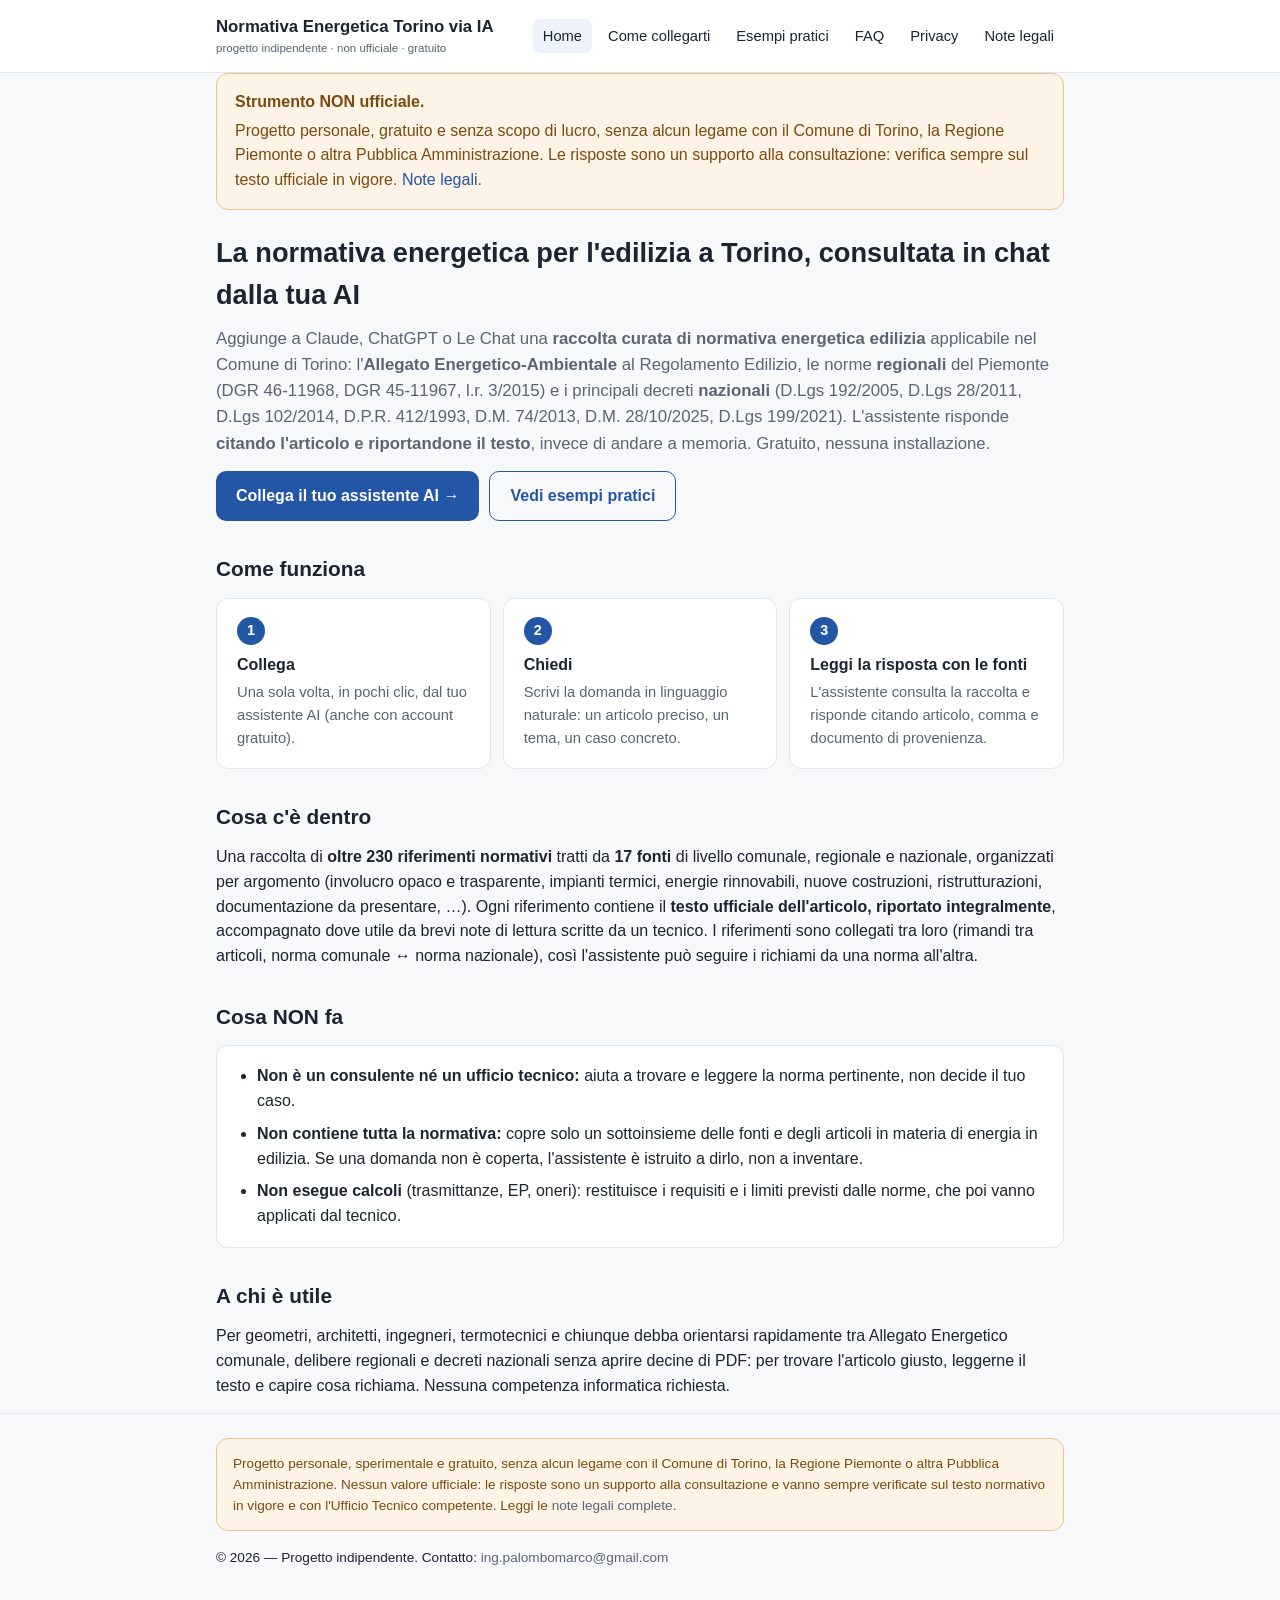
<file: index.html>
<!DOCTYPE html>
<html lang="it">
<head>
<meta charset="UTF-8">
<meta name="viewport" content="width=device-width, initial-scale=1">
<title>Normativa Energetica Torino via IA — consulta le norme in chat (progetto indipendente)</title>
<meta name="description" content="Consulta in chat, con Claude, ChatGPT o Le Chat, la normativa energetica per l'edilizia applicabile a Torino: Allegato Energetico comunale, norme regionali piemontesi e decreti nazionali, con il testo ufficiale citato articolo per articolo. Progetto personale, gratuito, non ufficiale.">
<link rel="icon" href="data:image/svg+xml,%3Csvg xmlns=%27http://www.w3.org/2000/svg%27 viewBox=%270 0 32 32%27%3E%3Crect width=%2732%27 height=%2732%27 rx=%277%27 fill=%27%232456a6%27/%3E%3Ctext x=%2716%27 y=%2723%27 text-anchor=%27middle%27 font-family=%27Georgia,serif%27 font-size=%2720%27 font-weight=%27bold%27 fill=%27white%27%3E%C2%A7%3C/text%3E%3C/svg%3E">
<link rel="stylesheet" href="style.css">
</head>
<body>
<header class="site-header">
  <div class="container">
    <div class="brand">Normativa Energetica Torino via IA
      <small>progetto indipendente &middot; non ufficiale &middot; gratuito</small>
    </div>
    <nav class="site-nav">
      <a href="index.html" class="active">Home</a>
      <a href="come-collegarti.html">Come collegarti</a>
      <a href="esempi.html">Esempi pratici</a>
      <a href="faq.html">FAQ</a>
      <a href="privacy.html">Privacy</a>
      <a href="note-legali.html">Note legali</a>
    </nav>
  </div>
</header>

<main class="container">

  <div class="banner warn">
    <strong>Strumento NON ufficiale.</strong>
    Progetto personale, gratuito e senza scopo di lucro, senza alcun legame con il Comune di
    Torino, la Regione Piemonte o altra Pubblica Amministrazione. Le risposte sono un supporto
    alla consultazione: verifica sempre sul testo ufficiale in vigore.
    <a href="note-legali.html">Note legali</a>.
  </div>

  <h1>La normativa energetica per l'edilizia a Torino, consultata in chat dalla tua AI</h1>
  <p class="lead">
    Aggiunge a Claude, ChatGPT o Le Chat una <strong>raccolta curata di normativa energetica
    edilizia</strong> applicabile nel Comune di Torino: l'<strong>Allegato Energetico-Ambientale</strong>
    al Regolamento Edilizio, le norme <strong>regionali</strong> del Piemonte (DGR 46-11968,
    DGR 45-11967, l.r. 3/2015) e i principali decreti <strong>nazionali</strong> (D.Lgs 192/2005,
    D.Lgs 28/2011, D.Lgs 102/2014, D.P.R. 412/1993, D.M. 74/2013, D.M. 28/10/2025, D.Lgs 199/2021).
    L'assistente risponde <strong>citando l'articolo e riportandone il testo</strong>, invece di
    andare a memoria. Gratuito, nessuna installazione.
  </p>

  <div class="btn-row">
    <a class="btn" href="come-collegarti.html">Collega il tuo assistente AI &rarr;</a>
    <a class="btn secondary" href="esempi.html">Vedi esempi pratici</a>
  </div>

  <h2>Come funziona</h2>
  <div class="overview">
    <div class="card">
      <span class="num">1</span>
      <h3>Collega</h3>
      <p>Una sola volta, in pochi clic, dal tuo assistente AI (anche con account gratuito).</p>
    </div>
    <div class="card">
      <span class="num">2</span>
      <h3>Chiedi</h3>
      <p>Scrivi la domanda in linguaggio naturale: un articolo preciso, un tema, un caso concreto.</p>
    </div>
    <div class="card">
      <span class="num">3</span>
      <h3>Leggi la risposta con le fonti</h3>
      <p>L'assistente consulta la raccolta e risponde citando articolo, comma e documento di provenienza.</p>
    </div>
  </div>

  <h2>Cosa c'è dentro</h2>
  <p>
    Una raccolta di <strong>oltre 230 riferimenti normativi</strong> tratti da
    <strong>17 fonti</strong> di livello comunale, regionale e nazionale, organizzati per
    argomento (involucro opaco e trasparente, impianti termici, energie rinnovabili, nuove
    costruzioni, ristrutturazioni, documentazione da presentare, …). Ogni riferimento contiene
    il <strong>testo ufficiale dell'articolo, riportato integralmente</strong>, accompagnato dove
    utile da brevi note di lettura scritte da un tecnico. I riferimenti sono collegati tra loro
    (rimandi tra articoli, norma comunale &harr; norma nazionale), così l'assistente può seguire i
    richiami da una norma all'altra.
  </p>

  <h2>Cosa NON fa</h2>
  <div class="card">
    <ul class="plain-list">
      <li><strong>Non è un consulente né un ufficio tecnico:</strong> aiuta a trovare e leggere la
        norma pertinente, non decide il tuo caso.</li>
      <li><strong>Non contiene tutta la normativa:</strong> copre solo un sottoinsieme delle fonti
        e degli articoli in materia di energia in edilizia. Se una domanda non è coperta,
        l'assistente è istruito a dirlo, non a inventare.</li>
      <li><strong>Non esegue calcoli</strong> (trasmittanze, EP, oneri): restituisce i requisiti e i
        limiti previsti dalle norme, che poi vanno applicati dal tecnico.</li>
    </ul>
  </div>

  <h2>A chi è utile</h2>
  <p>
    Per geometri, architetti, ingegneri, termotecnici e chiunque debba orientarsi rapidamente
    tra Allegato Energetico comunale, delibere regionali e decreti nazionali senza aprire
    decine di PDF: per trovare l'articolo giusto, leggerne il testo e capire cosa richiama.
    Nessuna competenza informatica richiesta.
  </p>

</main>

<footer class="site-footer">
  <div class="container">
    <div class="disclaimer">
      Progetto personale, sperimentale e gratuito, senza alcun legame con il Comune di Torino,
      la Regione Piemonte o altra Pubblica Amministrazione. Nessun valore ufficiale: le risposte
      sono un supporto alla consultazione e vanno sempre verificate sul testo normativo in vigore
      e con l'Ufficio Tecnico competente.
      Leggi le <a href="note-legali.html">note legali complete</a>.
    </div>
    <p>&copy; 2026 — Progetto indipendente. Contatto: <a href="mailto:ing.palombomarco@gmail.com">ing.palombomarco@gmail.com</a></p>
  </div>
</footer>

<script src="script.js"></script>
</body>
</html>
</file>
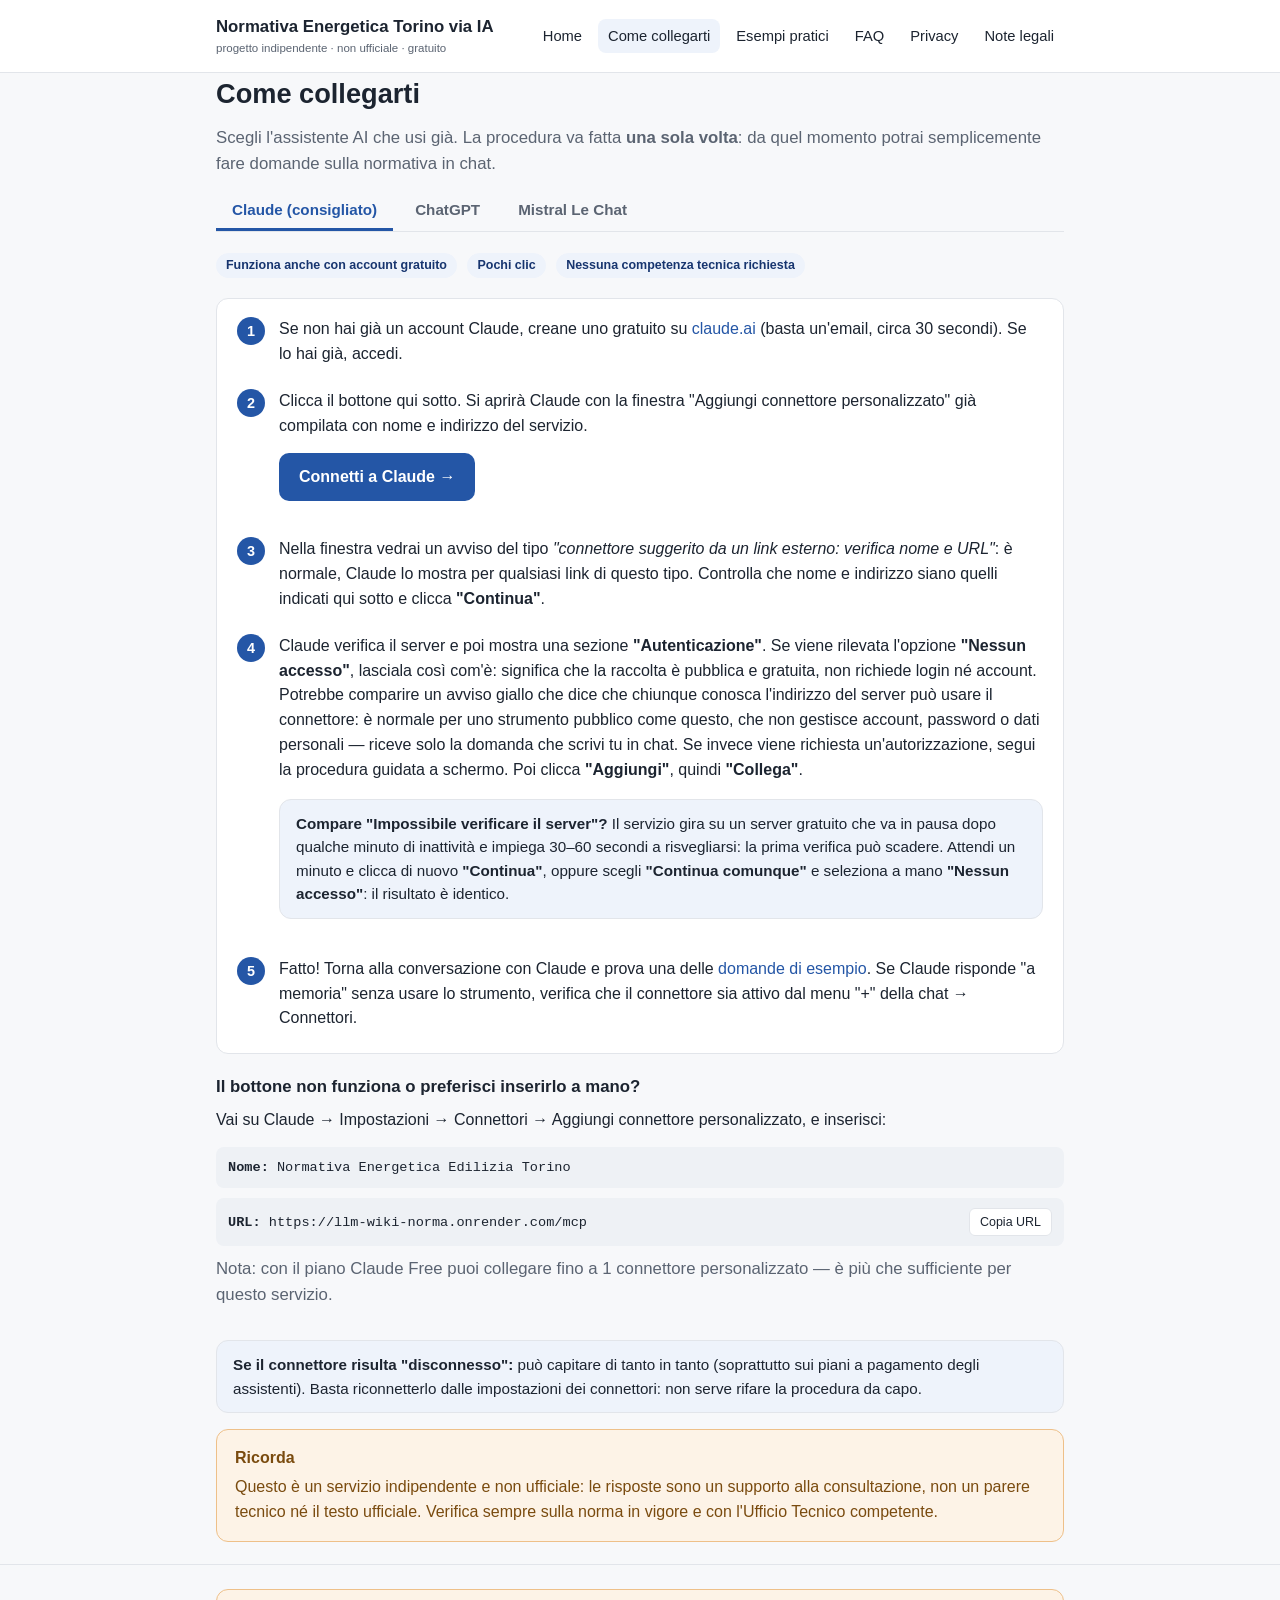
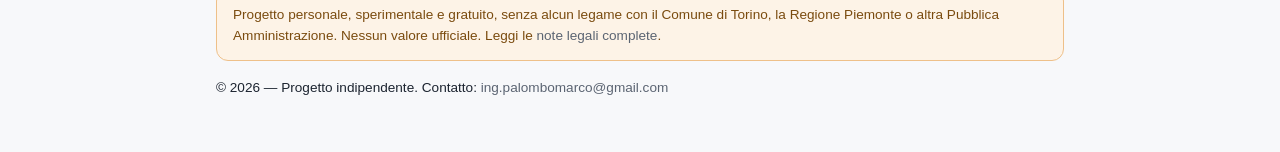
<file: come-collegarti.html>
<!DOCTYPE html>
<html lang="it">
<head>
<meta charset="UTF-8">
<meta name="viewport" content="width=device-width, initial-scale=1">
<title>Come collegarti — Normativa Energetica Torino via IA</title>
<meta name="description" content="Guida passo-passo per collegare la raccolta di normativa energetica edilizia di Torino a Claude, ChatGPT o Mistral Le Chat.">
<link rel="icon" href="data:image/svg+xml,%3Csvg xmlns=%27http://www.w3.org/2000/svg%27 viewBox=%270 0 32 32%27%3E%3Crect width=%2732%27 height=%2732%27 rx=%277%27 fill=%27%232456a6%27/%3E%3Ctext x=%2716%27 y=%2723%27 text-anchor=%27middle%27 font-family=%27Georgia,serif%27 font-size=%2720%27 font-weight=%27bold%27 fill=%27white%27%3E%C2%A7%3C/text%3E%3C/svg%3E">
<link rel="stylesheet" href="style.css">
</head>
<body>
<header class="site-header">
  <div class="container">
    <div class="brand">Normativa Energetica Torino via IA
      <small>progetto indipendente &middot; non ufficiale &middot; gratuito</small>
    </div>
    <nav class="site-nav">
      <a href="index.html">Home</a>
      <a href="come-collegarti.html" class="active">Come collegarti</a>
      <a href="esempi.html">Esempi pratici</a>
      <a href="faq.html">FAQ</a>
      <a href="privacy.html">Privacy</a>
      <a href="note-legali.html">Note legali</a>
    </nav>
  </div>
</header>

<main class="container">

  <h1>Come collegarti</h1>
  <p class="lead">
    Scegli l'assistente AI che usi già. La procedura va fatta <strong>una sola volta</strong>:
    da quel momento potrai semplicemente fare domande sulla normativa in chat.
  </p>

  <div class="tabs" role="tablist">
    <button class="tab-btn active" role="tab" aria-selected="true" data-tab="tab-claude">Claude (consigliato)</button>
    <button class="tab-btn" role="tab" aria-selected="false" data-tab="tab-chatgpt">ChatGPT</button>
    <button class="tab-btn" role="tab" aria-selected="false" data-tab="tab-lechat">Mistral Le Chat</button>
  </div>

  <!-- CLAUDE -->
  <div class="tab-panel active" id="tab-claude">
    <p>
      <span class="pill">Funziona anche con account gratuito</span>
      <span class="pill">Pochi clic</span>
      <span class="pill">Nessuna competenza tecnica richiesta</span>
    </p>

    <div class="card">
      <ol class="steps">
        <li>
          Se non hai già un account Claude, creane uno gratuito su
          <a href="https://claude.ai" target="_blank" rel="noopener">claude.ai</a> (basta un'email,
          circa 30 secondi). Se lo hai già, accedi.
        </li>
        <li>
          Clicca il bottone qui sotto. Si aprirà Claude con la finestra "Aggiungi connettore
          personalizzato" già compilata con nome e indirizzo del servizio.
          <div class="btn-row">
            <a class="btn" id="claude-connect-btn"
               href="https://claude.ai/customize/connectors?modal=add-custom-connector&amp;connectorName=Normativa%20Energetica%20Edilizia%20Torino&amp;connectorUrl=https%3A%2F%2Fllm-wiki-norma.onrender.com%2Fmcp"
               target="_blank" rel="noopener">
              Connetti a Claude &rarr;
            </a>
          </div>
        </li>
        <li>
          Nella finestra vedrai un avviso del tipo <em>"connettore suggerito da un link
          esterno: verifica nome e URL"</em>: è normale, Claude lo mostra per qualsiasi link di
          questo tipo. Controlla che nome e indirizzo siano quelli indicati qui sotto e clicca
          <strong>"Continua"</strong>.
        </li>
        <li>
          Claude verifica il server e poi mostra una sezione <strong>"Autenticazione"</strong>.
          Se viene rilevata l'opzione <strong>"Nessun accesso"</strong>, lasciala così com'è:
          significa che la raccolta è pubblica e gratuita, non richiede login né account.
          Potrebbe comparire un avviso giallo che dice che chiunque conosca l'indirizzo del
          server può usare il connettore: è normale per uno strumento pubblico come questo, che
          non gestisce account, password o dati personali — riceve solo la domanda che scrivi
          tu in chat. Se invece viene richiesta un'autorizzazione, segui la procedura guidata a
          schermo. Poi clicca <strong>"Aggiungi"</strong>, quindi <strong>"Collega"</strong>.
          <div class="tip">
            <strong>Compare "Impossibile verificare il server"?</strong> Il servizio gira su un
            server gratuito che va in pausa dopo qualche minuto di inattività e impiega
            30–60 secondi a risvegliarsi: la prima verifica può scadere. Attendi un minuto e
            clicca di nuovo <strong>"Continua"</strong>, oppure scegli
            <strong>"Continua comunque"</strong> e seleziona a mano <strong>"Nessun accesso"</strong>:
            il risultato è identico.
          </div>
        </li>
        <li>
          Fatto! Torna alla conversazione con Claude e prova una delle
          <a href="esempi.html">domande di esempio</a>. Se Claude risponde "a memoria" senza usare
          lo strumento, verifica che il connettore sia attivo dal menu "+" della chat &rarr; Connettori.
        </li>
      </ol>
    </div>

    <h3>Il bottone non funziona o preferisci inserirlo a mano?</h3>
    <p>Vai su Claude &rarr; Impostazioni &rarr; Connettori &rarr; Aggiungi connettore personalizzato, e inserisci:</p>
    <div class="code-box">
      <span><strong>Nome:</strong> Normativa Energetica Edilizia Torino</span>
    </div>
    <div class="code-box">
      <span id="mcp-url-claude"><strong>URL:</strong> https://llm-wiki-norma.onrender.com/mcp</span>
      <button class="copy-btn" onclick="copyText(this, 'https://llm-wiki-norma.onrender.com/mcp')">Copia URL</button>
    </div>
    <p class="lead">
      Nota: con il piano Claude Free puoi collegare fino a 1 connettore personalizzato — è più
      che sufficiente per questo servizio.
    </p>
  </div>

  <!-- CHATGPT -->
  <div class="tab-panel" id="tab-chatgpt">
    <p>
      <span class="pill">Richiede piano Plus, Pro, Business o Enterprise/Edu</span>
      <span class="pill">Il piano Free NON è supportato</span>
      <span class="pill">5-6 passaggi</span>
    </p>

    <div class="banner warn">
      <strong>Nota</strong>
      ChatGPT richiede di attivare la "Developer mode" (modalità sviluppatore) per poter
      collegare un connettore personalizzato come questo. È una funzione ufficiale di OpenAI,
      non qualcosa di rischioso, ma comparirà un avviso di attenzione: è normale, riguarda
      qualsiasi connettore esterno, non solo questo.
    </div>

    <div class="card">
      <ol class="steps">
        <li>Apri ChatGPT sul web e accedi con un account Plus, Pro, Business, Enterprise o Edu.</li>
        <li>Vai su <strong>Impostazioni &rarr; App e connettori</strong> (in inglese "Settings &rarr; Apps &amp; Connectors").</li>
        <li>Nelle impostazioni avanzate, attiva <strong>"Developer mode"</strong> (modalità sviluppatore).</li>
        <li>Clicca <strong>"Aggiungi connettore" / "Add connector"</strong>, scegli l'opzione per un connettore personalizzato (custom/remote MCP) e incolla i dati qui sotto.</li>
        <li>Conferma la creazione del connettore.</li>
        <li>
          Nella conversazione, apri il menu degli strumenti/connettori e assicurati che il
          connettore sia attivato per quella chat, poi prova una
          <a href="esempi.html">domanda di esempio</a>.
        </li>
      </ol>
    </div>

    <div class="code-box">
      <span><strong>Nome:</strong> Normativa Energetica Edilizia Torino</span>
    </div>
    <div class="code-box">
      <span><strong>URL:</strong> https://llm-wiki-norma.onrender.com/mcp</span>
      <button class="copy-btn" onclick="copyText(this, 'https://llm-wiki-norma.onrender.com/mcp')">Copia URL</button>
    </div>
  </div>

  <!-- LE CHAT -->
  <div class="tab-panel" id="tab-lechat">
    <p>
      <span class="pill">Funziona anche con account gratuito</span>
      <span class="pill">3-4 passaggi</span>
    </p>

    <div class="card">
      <ol class="steps">
        <li>
          Apri <a href="https://chat.mistral.ai" target="_blank" rel="noopener">Le Chat</a>
          (Mistral AI) e accedi, oppure crea un account gratuito.
        </li>
        <li>Vai su <strong>Impostazioni &rarr; Connettori</strong> e scegli di aggiungere un connettore personalizzato.</li>
        <li>Incolla i dati qui sotto e conferma. Se compare una richiesta di accesso/autorizzazione, segui semplicemente la procedura guidata a schermo.</li>
        <li>
          Fatto! Torna alla conversazione e prova una
          <a href="esempi.html">domanda di esempio</a>.
        </li>
      </ol>
    </div>

    <div class="code-box">
      <span><strong>Nome:</strong> Normativa Energetica Edilizia Torino</span>
    </div>
    <div class="code-box">
      <span><strong>URL:</strong> https://llm-wiki-norma.onrender.com/mcp</span>
      <button class="copy-btn" onclick="copyText(this, 'https://llm-wiki-norma.onrender.com/mcp')">Copia URL</button>
    </div>
  </div>

  <div class="tip" style="margin-top:32px;">
    <strong>Se il connettore risulta "disconnesso":</strong> può capitare di tanto in tanto
    (soprattutto sui piani a pagamento degli assistenti). Basta riconnetterlo dalle impostazioni
    dei connettori: non serve rifare la procedura da capo.
  </div>

  <div class="banner warn">
    <strong>Ricorda</strong>
    Questo è un servizio indipendente e non ufficiale: le risposte sono un supporto alla
    consultazione, non un parere tecnico né il testo ufficiale. Verifica sempre sulla norma
    in vigore e con l'Ufficio Tecnico competente.
  </div>

</main>

<footer class="site-footer">
  <div class="container">
    <div class="disclaimer">
      Progetto personale, sperimentale e gratuito, senza alcun legame con il Comune di Torino,
      la Regione Piemonte o altra Pubblica Amministrazione. Nessun valore ufficiale.
      Leggi le <a href="note-legali.html">note legali complete</a>.
    </div>
    <p>&copy; 2026 — Progetto indipendente. Contatto: <a href="mailto:ing.palombomarco@gmail.com">ing.palombomarco@gmail.com</a></p>
  </div>
</footer>

<script src="script.js"></script>
</body>
</html>
</file>
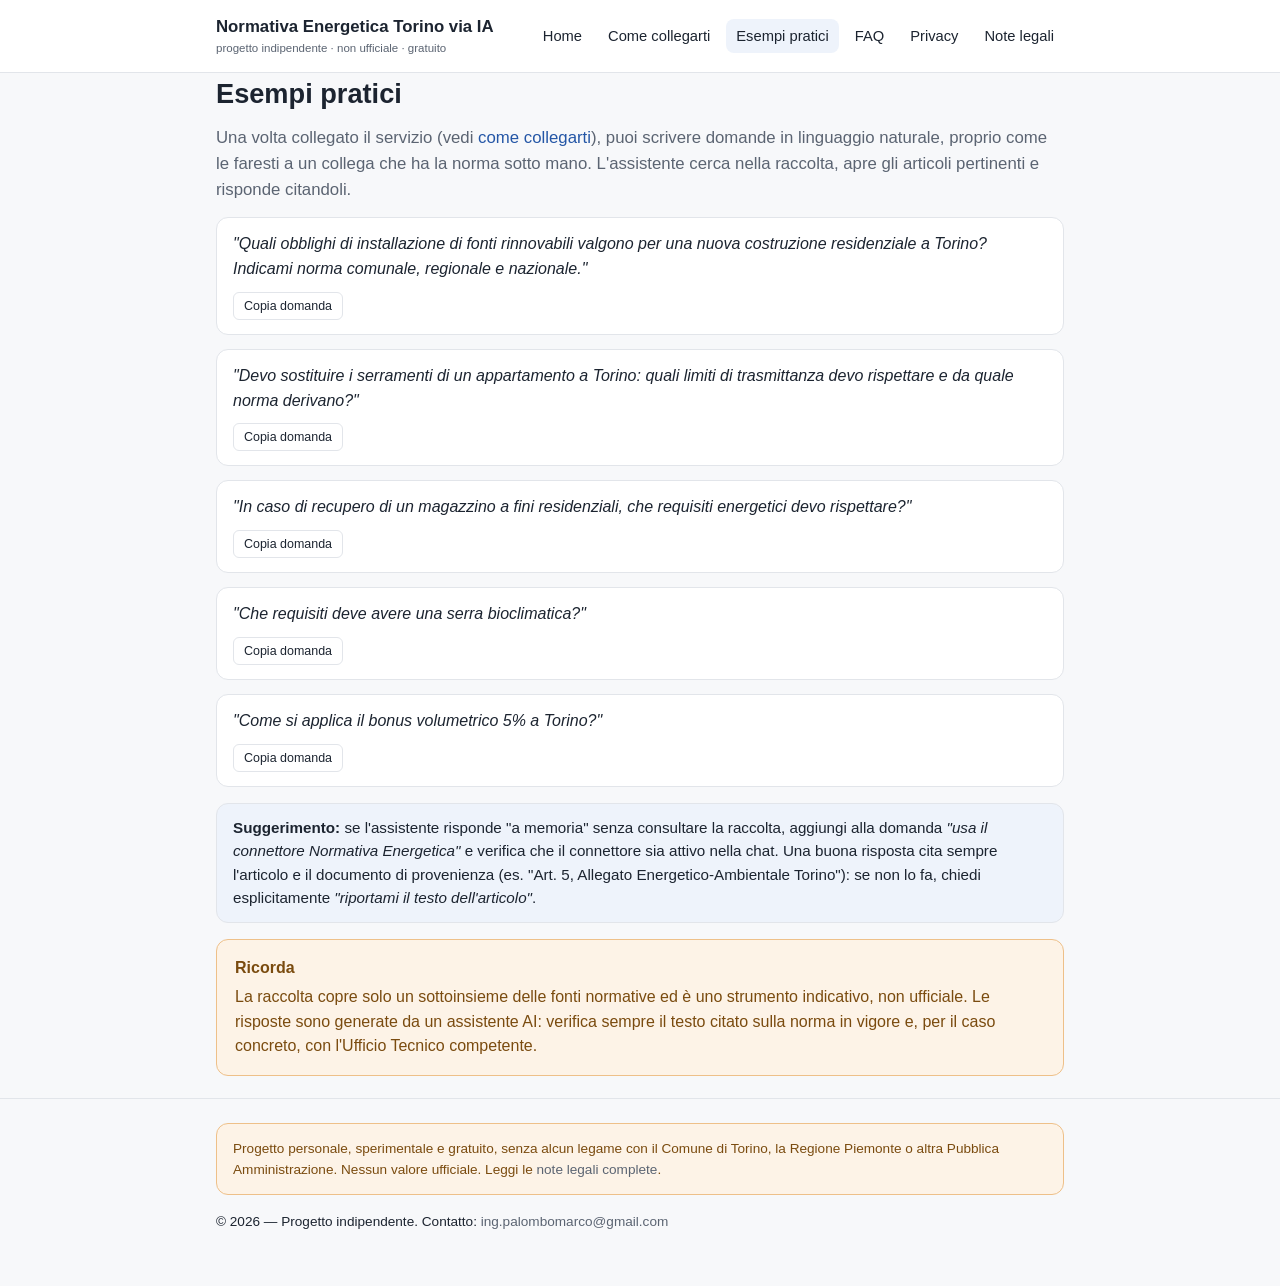
<file: esempi.html>
<!DOCTYPE html>
<html lang="it">
<head>
<meta charset="UTF-8">
<meta name="viewport" content="width=device-width, initial-scale=1">
<title>Esempi pratici — Normativa Energetica Torino via IA</title>
<meta name="description" content="Esempi di domande da fare in chat sulla normativa energetica edilizia di Torino: articoli specifici, temi, confronti tra norma comunale, regionale e nazionale.">
<link rel="icon" href="data:image/svg+xml,%3Csvg xmlns=%27http://www.w3.org/2000/svg%27 viewBox=%270 0 32 32%27%3E%3Crect width=%2732%27 height=%2732%27 rx=%277%27 fill=%27%232456a6%27/%3E%3Ctext x=%2716%27 y=%2723%27 text-anchor=%27middle%27 font-family=%27Georgia,serif%27 font-size=%2720%27 font-weight=%27bold%27 fill=%27white%27%3E%C2%A7%3C/text%3E%3C/svg%3E">
<link rel="stylesheet" href="style.css">
</head>
<body>
<header class="site-header">
  <div class="container">
    <div class="brand">Normativa Energetica Torino via IA
      <small>progetto indipendente &middot; non ufficiale &middot; gratuito</small>
    </div>
    <nav class="site-nav">
      <a href="index.html">Home</a>
      <a href="come-collegarti.html">Come collegarti</a>
      <a href="esempi.html" class="active">Esempi pratici</a>
      <a href="faq.html">FAQ</a>
      <a href="privacy.html">Privacy</a>
      <a href="note-legali.html">Note legali</a>
    </nav>
  </div>
</header>

<main class="container">

  <h1>Esempi pratici</h1>
  <p class="lead">
    Una volta collegato il servizio (vedi <a href="come-collegarti.html">come collegarti</a>),
    puoi scrivere domande in linguaggio naturale, proprio come le faresti a un collega che ha
    la norma sotto mano. L'assistente cerca nella raccolta, apre gli articoli pertinenti e
    risponde citandoli.
  </p>

  <div class="prompt-card">
    <p>"Quali obblighi di installazione di fonti rinnovabili valgono per una nuova costruzione
      residenziale a Torino? Indicami norma comunale, regionale e nazionale."</p>
    <button class="copy-btn" onclick="copyText(this, 'Quali obblighi di installazione di fonti rinnovabili valgono per una nuova costruzione residenziale a Torino? Indicami norma comunale, regionale e nazionale.')">Copia domanda</button>
  </div>

  <div class="prompt-card">
    <p>"Devo sostituire i serramenti di un appartamento a Torino: quali limiti di trasmittanza
      devo rispettare e da quale norma derivano?"</p>
    <button class="copy-btn" onclick="copyText(this, 'Devo sostituire i serramenti di un appartamento a Torino: quali limiti di trasmittanza devo rispettare e da quale norma derivano?')">Copia domanda</button>
  </div>

  <div class="prompt-card">
    <p>"In caso di recupero di un magazzino a fini residenziali, che requisiti energetici devo
      rispettare?"</p>
    <button class="copy-btn" onclick="copyText(this, 'In caso di recupero di un magazzino a fini residenziali, che requisiti energetici devo rispettare?')">Copia domanda</button>
  </div>

  <div class="prompt-card">
    <p>"Che requisiti deve avere una serra bioclimatica?"</p>
    <button class="copy-btn" onclick="copyText(this, 'Che requisiti deve avere una serra bioclimatica?')">Copia domanda</button>
  </div>

  <div class="prompt-card">
    <p>"Come si applica il bonus volumetrico 5% a Torino?"</p>
    <button class="copy-btn" onclick="copyText(this, 'Come si applica il bonus volumetrico 5% a Torino?')">Copia domanda</button>
  </div>

  <div class="tip">
    <strong>Suggerimento:</strong> se l'assistente risponde "a memoria" senza consultare la
    raccolta, aggiungi alla domanda <em>"usa il connettore Normativa Energetica"</em> e
    verifica che il connettore sia attivo nella chat. Una buona risposta cita sempre
    l'articolo e il documento di provenienza (es. "Art. 5, Allegato Energetico-Ambientale
    Torino"): se non lo fa, chiedi esplicitamente <em>"riportami il testo dell'articolo"</em>.
  </div>

  <div class="banner warn">
    <strong>Ricorda</strong>
    La raccolta copre solo un sottoinsieme delle fonti normative ed è uno strumento indicativo,
    non ufficiale. Le risposte sono generate da un assistente AI:
    verifica sempre il testo citato sulla norma in vigore e, per il caso concreto, con
    l'Ufficio Tecnico competente.
  </div>

</main>

<footer class="site-footer">
  <div class="container">
    <div class="disclaimer">
      Progetto personale, sperimentale e gratuito, senza alcun legame con il Comune di Torino,
      la Regione Piemonte o altra Pubblica Amministrazione. Nessun valore ufficiale.
      Leggi le <a href="note-legali.html">note legali complete</a>.
    </div>
    <p>&copy; 2026 — Progetto indipendente. Contatto: <a href="mailto:ing.palombomarco@gmail.com">ing.palombomarco@gmail.com</a></p>
  </div>
</footer>

<script src="script.js"></script>
</body>
</html>
</file>
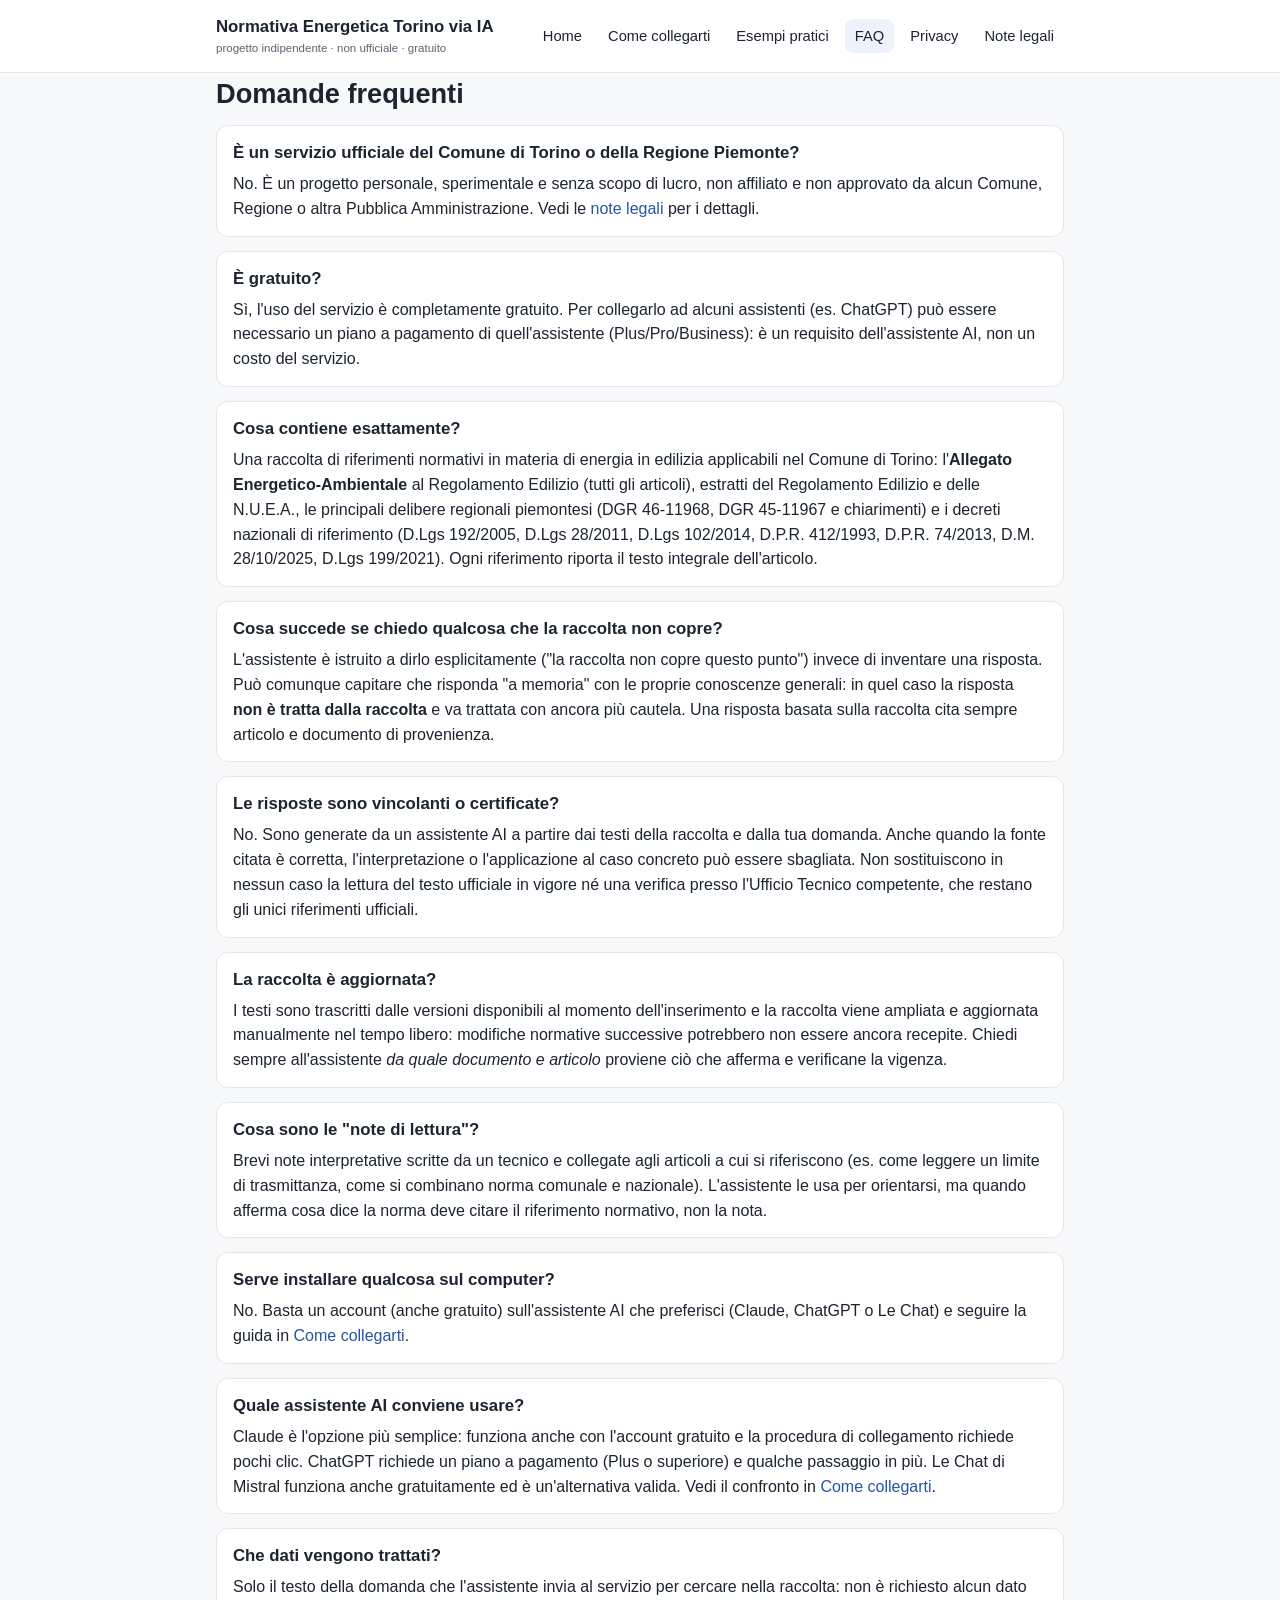
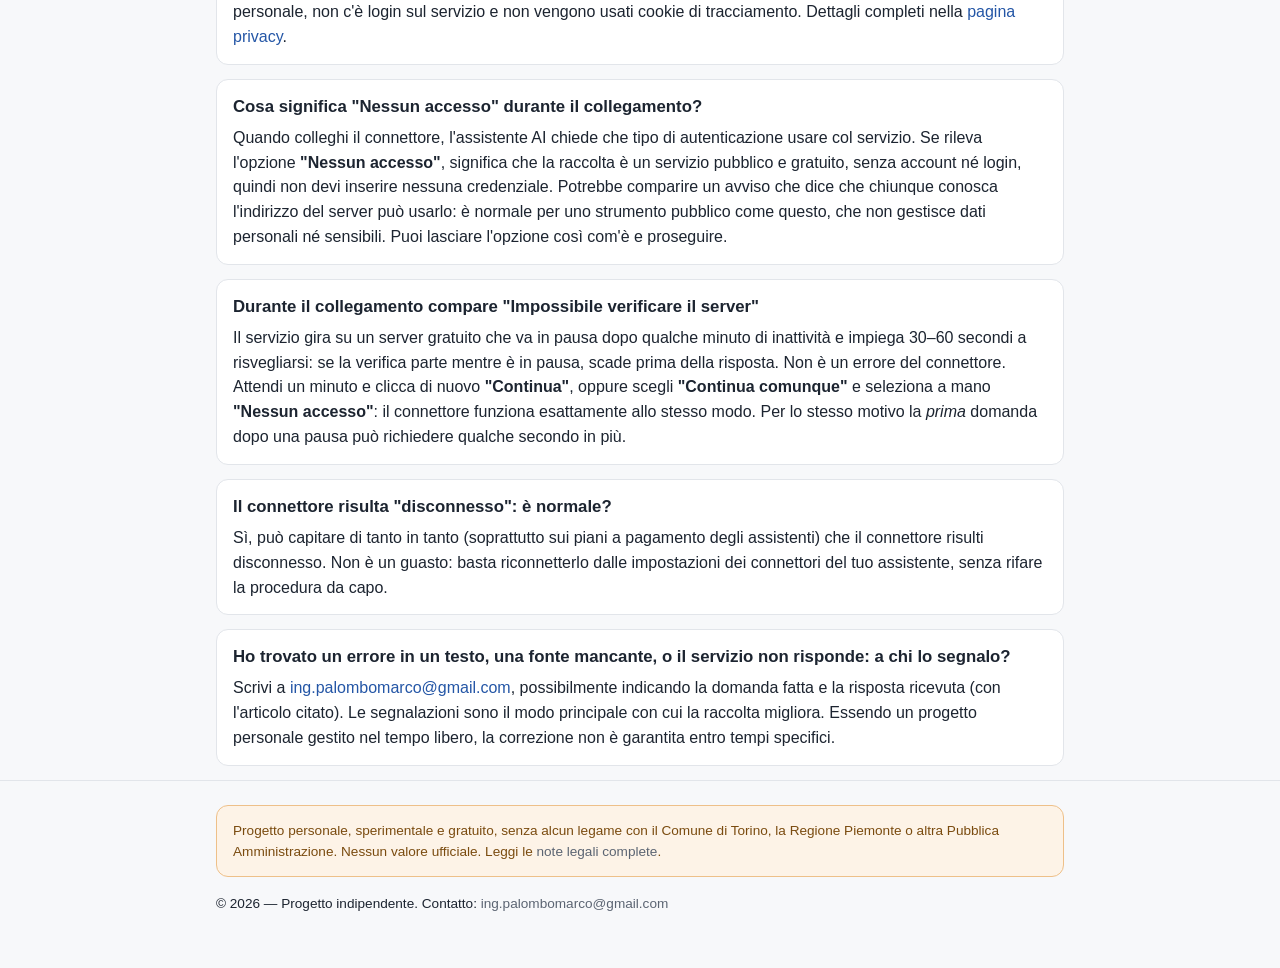
<file: faq.html>
<!DOCTYPE html>
<html lang="it">
<head>
<meta charset="UTF-8">
<meta name="viewport" content="width=device-width, initial-scale=1">
<title>FAQ — Normativa Energetica Torino via IA</title>
<meta name="description" content="Domande frequenti sulla raccolta di normativa energetica edilizia di Torino consultabile in chat: cosa contiene, ufficialità, aggiornamento, dati trattati.">
<link rel="icon" href="data:image/svg+xml,%3Csvg xmlns=%27http://www.w3.org/2000/svg%27 viewBox=%270 0 32 32%27%3E%3Crect width=%2732%27 height=%2732%27 rx=%277%27 fill=%27%232456a6%27/%3E%3Ctext x=%2716%27 y=%2723%27 text-anchor=%27middle%27 font-family=%27Georgia,serif%27 font-size=%2720%27 font-weight=%27bold%27 fill=%27white%27%3E%C2%A7%3C/text%3E%3C/svg%3E">
<link rel="stylesheet" href="style.css">
</head>
<body>
<header class="site-header">
  <div class="container">
    <div class="brand">Normativa Energetica Torino via IA
      <small>progetto indipendente &middot; non ufficiale &middot; gratuito</small>
    </div>
    <nav class="site-nav">
      <a href="index.html">Home</a>
      <a href="come-collegarti.html">Come collegarti</a>
      <a href="esempi.html">Esempi pratici</a>
      <a href="faq.html" class="active">FAQ</a>
      <a href="privacy.html">Privacy</a>
      <a href="note-legali.html">Note legali</a>
    </nav>
  </div>
</header>

<main class="container">
  <h1>Domande frequenti</h1>

  <div class="faq-item">
    <h3>È un servizio ufficiale del Comune di Torino o della Regione Piemonte?</h3>
    <p>No. È un progetto personale, sperimentale e senza scopo di lucro, non affiliato e non
      approvato da alcun Comune, Regione o altra Pubblica Amministrazione. Vedi le
      <a href="note-legali.html">note legali</a> per i dettagli.</p>
  </div>

  <div class="faq-item">
    <h3>È gratuito?</h3>
    <p>Sì, l'uso del servizio è completamente gratuito. Per collegarlo ad alcuni assistenti
      (es. ChatGPT) può essere necessario un piano a pagamento di quell'assistente
      (Plus/Pro/Business): è un requisito dell'assistente AI, non un costo del servizio.</p>
  </div>

  <div class="faq-item">
    <h3>Cosa contiene esattamente?</h3>
    <p>Una raccolta di riferimenti normativi in materia di energia in edilizia applicabili nel
      Comune di Torino: l'<strong>Allegato Energetico-Ambientale</strong> al Regolamento Edilizio
      (tutti gli articoli), estratti del Regolamento Edilizio e delle N.U.E.A., le principali
      delibere regionali piemontesi (DGR 46-11968, DGR 45-11967 e chiarimenti) e i decreti
      nazionali di riferimento (D.Lgs 192/2005, D.Lgs 28/2011, D.Lgs 102/2014, D.P.R. 412/1993,
      D.P.R. 74/2013, D.M. 28/10/2025, D.Lgs 199/2021). Ogni riferimento riporta il testo
      integrale dell'articolo.</p>
  </div>

  <div class="faq-item">
    <h3>Cosa succede se chiedo qualcosa che la raccolta non copre?</h3>
    <p>L'assistente è istruito a dirlo esplicitamente ("la raccolta non copre questo punto")
      invece di inventare una risposta. Può comunque capitare che risponda "a memoria" con le
      proprie conoscenze generali: in quel caso la risposta <strong>non è tratta dalla
      raccolta</strong> e va trattata con ancora più cautela. Una risposta basata sulla raccolta
      cita sempre articolo e documento di provenienza.</p>
  </div>

  <div class="faq-item">
    <h3>Le risposte sono vincolanti o certificate?</h3>
    <p>No. Sono generate da un assistente AI a partire dai testi della raccolta e dalla tua
      domanda. Anche quando la fonte citata è corretta, l'interpretazione o l'applicazione al
      caso concreto può essere sbagliata. Non sostituiscono in nessun caso la lettura del testo
      ufficiale in vigore né una verifica presso l'Ufficio Tecnico competente, che restano gli
      unici riferimenti ufficiali.</p>
  </div>

  <div class="faq-item">
    <h3>La raccolta è aggiornata?</h3>
    <p>I testi sono trascritti dalle versioni disponibili al momento dell'inserimento e la
      raccolta viene ampliata e aggiornata manualmente nel tempo libero: modifiche normative
      successive potrebbero non essere ancora recepite. Chiedi sempre all'assistente
      <em>da quale documento e articolo</em> proviene ciò che afferma e verificane la vigenza.</p>
  </div>

  <div class="faq-item">
    <h3>Cosa sono le "note di lettura"?</h3>
    <p>Brevi note interpretative scritte da un tecnico e collegate agli articoli a cui si
      riferiscono (es. come leggere un limite di trasmittanza, come si combinano norma comunale
      e nazionale). L'assistente le usa per orientarsi, ma quando afferma cosa dice la norma
      deve citare il riferimento normativo, non la nota.</p>
  </div>

  <div class="faq-item">
    <h3>Serve installare qualcosa sul computer?</h3>
    <p>No. Basta un account (anche gratuito) sull'assistente AI che preferisci (Claude, ChatGPT
      o Le Chat) e seguire la guida in <a href="come-collegarti.html">Come collegarti</a>.</p>
  </div>

  <div class="faq-item">
    <h3>Quale assistente AI conviene usare?</h3>
    <p>Claude è l'opzione più semplice: funziona anche con l'account gratuito e la procedura di
      collegamento richiede pochi clic. ChatGPT richiede un piano a pagamento (Plus o superiore)
      e qualche passaggio in più. Le Chat di Mistral funziona anche gratuitamente ed è
      un'alternativa valida. Vedi il confronto in <a href="come-collegarti.html">Come
      collegarti</a>.</p>
  </div>

  <div class="faq-item">
    <h3>Che dati vengono trattati?</h3>
    <p>Solo il testo della domanda che l'assistente invia al servizio per cercare nella
      raccolta: non è richiesto alcun dato personale, non c'è login sul servizio e non
      vengono usati cookie di tracciamento. Dettagli completi nella
      <a href="privacy.html">pagina privacy</a>.</p>
  </div>

  <div class="faq-item">
    <h3>Cosa significa "Nessun accesso" durante il collegamento?</h3>
    <p>Quando colleghi il connettore, l'assistente AI chiede che tipo di autenticazione usare
      col servizio. Se rileva l'opzione <strong>"Nessun accesso"</strong>, significa che la
      raccolta è un servizio pubblico e gratuito, senza account né login, quindi non devi
      inserire nessuna credenziale. Potrebbe comparire un avviso che dice che chiunque conosca
      l'indirizzo del server può usarlo: è normale per uno strumento pubblico come questo, che
      non gestisce dati personali né sensibili. Puoi lasciare l'opzione così com'è e proseguire.</p>
  </div>

  <div class="faq-item">
    <h3>Durante il collegamento compare "Impossibile verificare il server"</h3>
    <p>Il servizio gira su un server gratuito che va in pausa dopo qualche minuto di
      inattività e impiega 30–60 secondi a risvegliarsi: se la verifica parte mentre è in
      pausa, scade prima della risposta. Non è un errore del connettore. Attendi un minuto e
      clicca di nuovo <strong>"Continua"</strong>, oppure scegli <strong>"Continua
      comunque"</strong> e seleziona a mano <strong>"Nessun accesso"</strong>: il connettore
      funziona esattamente allo stesso modo. Per lo stesso motivo la <em>prima</em> domanda
      dopo una pausa può richiedere qualche secondo in più.</p>
  </div>

  <div class="faq-item">
    <h3>Il connettore risulta "disconnesso": è normale?</h3>
    <p>Sì, può capitare di tanto in tanto (soprattutto sui piani a pagamento degli assistenti)
      che il connettore risulti disconnesso. Non è un guasto: basta riconnetterlo dalle
      impostazioni dei connettori del tuo assistente, senza rifare la procedura da capo.</p>
  </div>

  <div class="faq-item">
    <h3>Ho trovato un errore in un testo, una fonte mancante, o il servizio non risponde: a chi lo segnalo?</h3>
    <p>Scrivi a <a href="mailto:ing.palombomarco@gmail.com">ing.palombomarco@gmail.com</a>, possibilmente
      indicando la domanda fatta e la risposta ricevuta (con l'articolo citato). Le segnalazioni
      sono il modo principale con cui la raccolta migliora. Essendo un progetto personale gestito
      nel tempo libero, la correzione non è garantita entro tempi specifici.</p>
  </div>

</main>

<footer class="site-footer">
  <div class="container">
    <div class="disclaimer">
      Progetto personale, sperimentale e gratuito, senza alcun legame con il Comune di Torino,
      la Regione Piemonte o altra Pubblica Amministrazione. Nessun valore ufficiale.
      Leggi le <a href="note-legali.html">note legali complete</a>.
    </div>
    <p>&copy; 2026 — Progetto indipendente. Contatto: <a href="mailto:ing.palombomarco@gmail.com">ing.palombomarco@gmail.com</a></p>
  </div>
</footer>

<script src="script.js"></script>
</body>
</html>
</file>
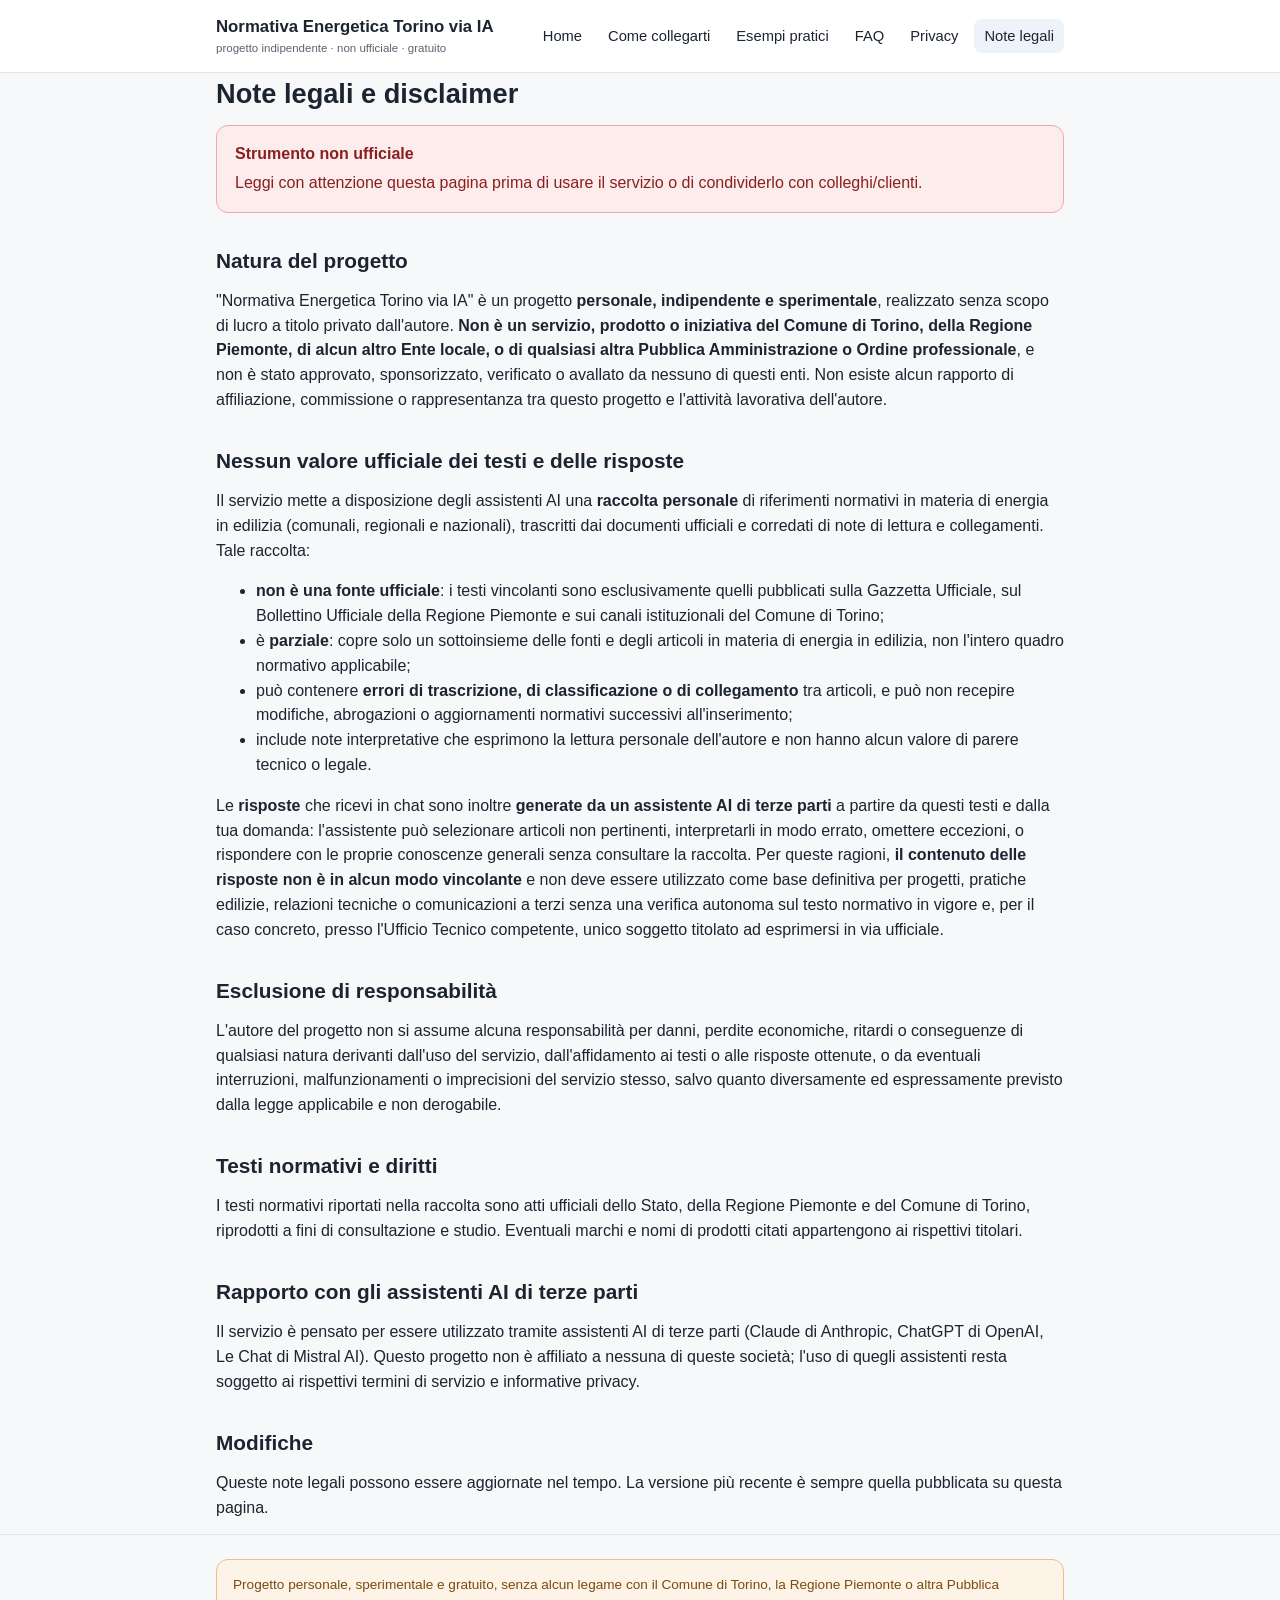
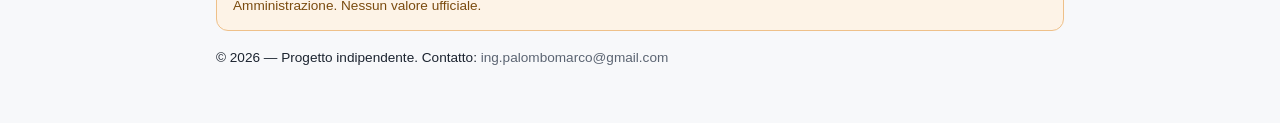
<file: note-legali.html>
<!DOCTYPE html>
<html lang="it">
<head>
<meta charset="UTF-8">
<meta name="viewport" content="width=device-width, initial-scale=1">
<title>Note legali — Normativa Energetica Torino via IA</title>
<meta name="description" content="Note legali e disclaimer del progetto indipendente Normativa Energetica Torino via IA: strumento non ufficiale, non affiliato al Comune di Torino né alla Regione Piemonte.">
<link rel="icon" href="data:image/svg+xml,%3Csvg xmlns=%27http://www.w3.org/2000/svg%27 viewBox=%270 0 32 32%27%3E%3Crect width=%2732%27 height=%2732%27 rx=%277%27 fill=%27%232456a6%27/%3E%3Ctext x=%2716%27 y=%2723%27 text-anchor=%27middle%27 font-family=%27Georgia,serif%27 font-size=%2720%27 font-weight=%27bold%27 fill=%27white%27%3E%C2%A7%3C/text%3E%3C/svg%3E">
<link rel="stylesheet" href="style.css">
</head>
<body>
<header class="site-header">
  <div class="container">
    <div class="brand">Normativa Energetica Torino via IA
      <small>progetto indipendente &middot; non ufficiale &middot; gratuito</small>
    </div>
    <nav class="site-nav">
      <a href="index.html">Home</a>
      <a href="come-collegarti.html">Come collegarti</a>
      <a href="esempi.html">Esempi pratici</a>
      <a href="faq.html">FAQ</a>
      <a href="privacy.html">Privacy</a>
      <a href="note-legali.html" class="active">Note legali</a>
    </nav>
  </div>
</header>

<main class="container">
  <h1>Note legali e disclaimer</h1>

  <div class="banner danger">
    <strong>Strumento non ufficiale</strong>
    Leggi con attenzione questa pagina prima di usare il servizio o di condividerlo con
    colleghi/clienti.
  </div>

  <h2>Natura del progetto</h2>
  <p>
    "Normativa Energetica Torino via IA" è un progetto <strong>personale, indipendente e
    sperimentale</strong>, realizzato senza scopo di lucro a titolo privato dall'autore.
    <strong>Non è un servizio, prodotto o iniziativa del Comune di Torino, della Regione
    Piemonte, di alcun altro Ente locale, o di qualsiasi altra Pubblica Amministrazione o
    Ordine professionale</strong>, e non è stato approvato, sponsorizzato, verificato o avallato
    da nessuno di questi enti. Non esiste alcun rapporto di affiliazione, commissione o
    rappresentanza tra questo progetto e l'attività lavorativa dell'autore.
  </p>

  <h2>Nessun valore ufficiale dei testi e delle risposte</h2>
  <p>
    Il servizio mette a disposizione degli assistenti AI una <strong>raccolta personale</strong> di
    riferimenti normativi in materia di energia in edilizia (comunali, regionali e nazionali),
    trascritti dai documenti ufficiali e corredati di note di lettura e collegamenti. Tale
    raccolta:
  </p>
  <ul>
    <li><strong>non è una fonte ufficiale</strong>: i testi vincolanti sono esclusivamente quelli
      pubblicati sulla Gazzetta Ufficiale, sul Bollettino Ufficiale della Regione Piemonte e sui
      canali istituzionali del Comune di Torino;</li>
    <li>è <strong>parziale</strong>: copre solo un sottoinsieme delle fonti e degli articoli in
      materia di energia in edilizia, non l'intero quadro normativo applicabile;</li>
    <li>può contenere <strong>errori di trascrizione, di classificazione o di collegamento</strong>
      tra articoli, e può non recepire modifiche, abrogazioni o aggiornamenti normativi
      successivi all'inserimento;</li>
    <li>include note interpretative che esprimono la lettura personale dell'autore e non hanno
      alcun valore di parere tecnico o legale.</li>
  </ul>
  <p>
    Le <strong>risposte</strong> che ricevi in chat sono inoltre <strong>generate da un assistente AI
    di terze parti</strong> a partire da questi testi e dalla tua domanda: l'assistente può
    selezionare articoli non pertinenti, interpretarli in modo errato, omettere eccezioni, o
    rispondere con le proprie conoscenze generali senza consultare la raccolta. Per queste
    ragioni, <strong>il contenuto delle risposte non è in alcun modo vincolante</strong> e non deve
    essere utilizzato come base definitiva per progetti, pratiche edilizie, relazioni tecniche
    o comunicazioni a terzi senza una verifica autonoma sul testo normativo in vigore e, per il
    caso concreto, presso l'Ufficio Tecnico competente, unico soggetto titolato ad esprimersi
    in via ufficiale.
  </p>

  <h2>Esclusione di responsabilità</h2>
  <p>
    L'autore del progetto non si assume alcuna responsabilità per danni, perdite economiche,
    ritardi o conseguenze di qualsiasi natura derivanti dall'uso del servizio, dall'affidamento
    ai testi o alle risposte ottenute, o da eventuali interruzioni, malfunzionamenti o
    imprecisioni del servizio stesso, salvo quanto diversamente ed espressamente previsto dalla
    legge applicabile e non derogabile.
  </p>

  <h2>Testi normativi e diritti</h2>
  <p>
    I testi normativi riportati nella raccolta sono atti ufficiali dello Stato, della Regione
    Piemonte e del Comune di Torino, riprodotti a fini di consultazione e studio. Eventuali
    marchi e nomi di prodotti citati appartengono ai rispettivi titolari.
  </p>

  <h2>Rapporto con gli assistenti AI di terze parti</h2>
  <p>
    Il servizio è pensato per essere utilizzato tramite assistenti AI di terze parti (Claude di
    Anthropic, ChatGPT di OpenAI, Le Chat di Mistral AI). Questo progetto non è affiliato a
    nessuna di queste società; l'uso di quegli assistenti resta soggetto ai rispettivi termini
    di servizio e informative privacy.
  </p>

  <h2>Modifiche</h2>
  <p>
    Queste note legali possono essere aggiornate nel tempo. La versione più recente è sempre
    quella pubblicata su questa pagina.
  </p>

</main>

<footer class="site-footer">
  <div class="container">
    <div class="disclaimer">
      Progetto personale, sperimentale e gratuito, senza alcun legame con il Comune di Torino,
      la Regione Piemonte o altra Pubblica Amministrazione. Nessun valore ufficiale.
    </div>
    <p>&copy; 2026 — Progetto indipendente. Contatto: <a href="mailto:ing.palombomarco@gmail.com">ing.palombomarco@gmail.com</a></p>
  </div>
</footer>

<script src="script.js"></script>
</body>
</html>
</file>
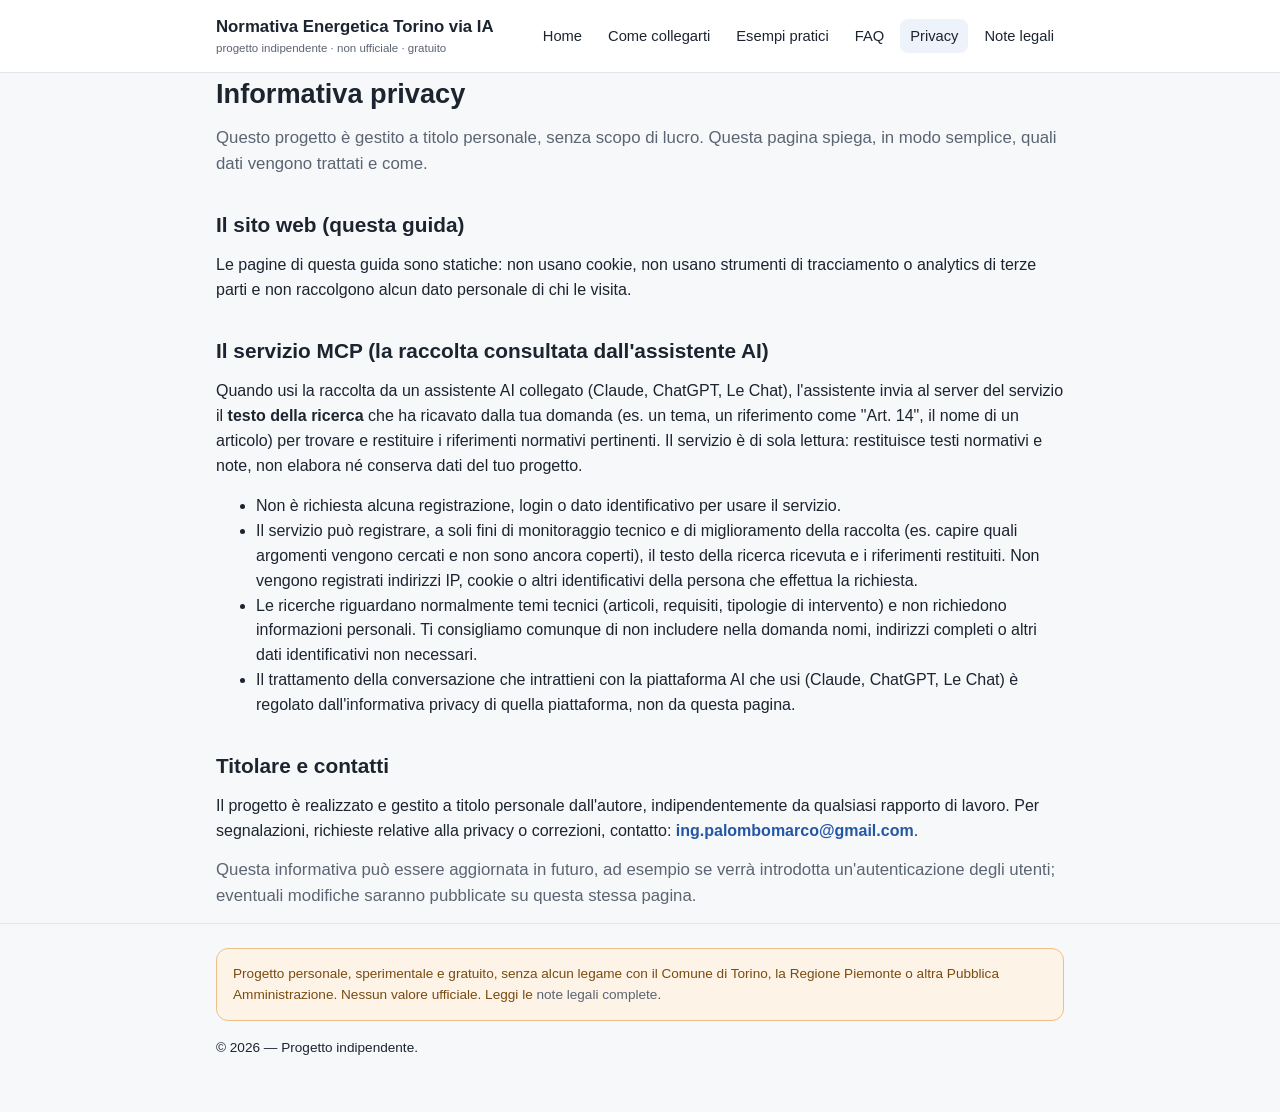
<file: privacy.html>
<!DOCTYPE html>
<html lang="it">
<head>
<meta charset="UTF-8">
<meta name="viewport" content="width=device-width, initial-scale=1">
<title>Privacy — Normativa Energetica Torino via IA</title>
<meta name="description" content="Informativa privacy del progetto indipendente Normativa Energetica Torino via IA.">
<link rel="icon" href="data:image/svg+xml,%3Csvg xmlns=%27http://www.w3.org/2000/svg%27 viewBox=%270 0 32 32%27%3E%3Crect width=%2732%27 height=%2732%27 rx=%277%27 fill=%27%232456a6%27/%3E%3Ctext x=%2716%27 y=%2723%27 text-anchor=%27middle%27 font-family=%27Georgia,serif%27 font-size=%2720%27 font-weight=%27bold%27 fill=%27white%27%3E%C2%A7%3C/text%3E%3C/svg%3E">
<link rel="stylesheet" href="style.css">
</head>
<body>
<header class="site-header">
  <div class="container">
    <div class="brand">Normativa Energetica Torino via IA
      <small>progetto indipendente &middot; non ufficiale &middot; gratuito</small>
    </div>
    <nav class="site-nav">
      <a href="index.html">Home</a>
      <a href="come-collegarti.html">Come collegarti</a>
      <a href="esempi.html">Esempi pratici</a>
      <a href="faq.html">FAQ</a>
      <a href="privacy.html" class="active">Privacy</a>
      <a href="note-legali.html">Note legali</a>
    </nav>
  </div>
</header>

<main class="container">
  <h1>Informativa privacy</h1>
  <p class="lead">
    Questo progetto è gestito a titolo personale, senza scopo di lucro. Questa pagina spiega,
    in modo semplice, quali dati vengono trattati e come.
  </p>

  <h2>Il sito web (questa guida)</h2>
  <p>
    Le pagine di questa guida sono statiche: non usano cookie, non usano strumenti di
    tracciamento o analytics di terze parti e non raccolgono alcun dato personale di chi le
    visita.
  </p>

  <h2>Il servizio MCP (la raccolta consultata dall'assistente AI)</h2>
  <p>
    Quando usi la raccolta da un assistente AI collegato (Claude, ChatGPT, Le Chat),
    l'assistente invia al server del servizio il <strong>testo della ricerca</strong> che ha
    ricavato dalla tua domanda (es. un tema, un riferimento come "Art. 14", il nome di un
    articolo) per trovare e restituire i riferimenti normativi pertinenti. Il servizio è di
    sola lettura: restituisce testi normativi e note, non elabora né conserva dati del tuo
    progetto.
  </p>
  <ul>
    <li>Non è richiesta alcuna registrazione, login o dato identificativo per usare il servizio.</li>
    <li>Il servizio può registrare, a soli fini di monitoraggio tecnico e di miglioramento della
      raccolta (es. capire quali argomenti vengono cercati e non sono ancora coperti), il testo
      della ricerca ricevuta e i riferimenti restituiti. Non vengono registrati indirizzi IP,
      cookie o altri identificativi della persona che effettua la richiesta.</li>
    <li>Le ricerche riguardano normalmente temi tecnici (articoli, requisiti, tipologie di
      intervento) e non richiedono informazioni personali. Ti consigliamo comunque di non
      includere nella domanda nomi, indirizzi completi o altri dati identificativi non
      necessari.</li>
    <li>Il trattamento della conversazione che intrattieni con la piattaforma AI che usi
      (Claude, ChatGPT, Le Chat) è regolato dall'informativa privacy di quella piattaforma, non
      da questa pagina.</li>
  </ul>

  <h2>Titolare e contatti</h2>
  <p>
    Il progetto è realizzato e gestito a titolo personale dall'autore, indipendentemente da
    qualsiasi rapporto di lavoro. Per segnalazioni, richieste relative alla privacy o
    correzioni, contatto: <strong><a href="mailto:ing.palombomarco@gmail.com">ing.palombomarco@gmail.com</a></strong>.
  </p>

  <p class="lead">
    Questa informativa può essere aggiornata in futuro, ad esempio se verrà introdotta
    un'autenticazione degli utenti; eventuali modifiche saranno pubblicate su questa stessa
    pagina.
  </p>

</main>

<footer class="site-footer">
  <div class="container">
    <div class="disclaimer">
      Progetto personale, sperimentale e gratuito, senza alcun legame con il Comune di Torino,
      la Regione Piemonte o altra Pubblica Amministrazione. Nessun valore ufficiale.
      Leggi le <a href="note-legali.html">note legali complete</a>.
    </div>
    <p>&copy; 2026 — Progetto indipendente.</p>
  </div>
</footer>

<script src="script.js"></script>
</body>
</html>
</file>
<file: style.css>
:root {
  --bg: #f7f8fa;
  --surface: #ffffff;
  --text: #1c2430;
  --text-muted: #5b6472;
  --border: #e2e5ea;
  --primary: #2456a6;
  --primary-dark: #17356f;
  --primary-contrast: #ffffff;
  --accent-bg: #eef3fb;
  --warn-bg: #fdf3e7;
  --warn-border: #eec089;
  --warn-text: #7a4b0f;
  --danger-bg: #fdecec;
  --danger-border: #f0a9a9;
  --danger-text: #8a1f1f;
  --code-bg: #eef1f5;
  --radius: 12px;
}

@media (prefers-color-scheme: dark) {
  :root:not([data-theme="light"]) {
    --bg: #10151c;
    --surface: #171d26;
    --text: #e7ebf0;
    --text-muted: #9aa4b2;
    --border: #2a323d;
    --primary: #6fa0e6;
    --primary-dark: #8fb6ee;
    --primary-contrast: #0b1420;
    --accent-bg: #182335;
    --warn-bg: #2c2312;
    --warn-border: #6b4c17;
    --warn-text: #f0c98a;
    --danger-bg: #2b1414;
    --danger-border: #7a2f2f;
    --danger-text: #f2a3a3;
    --code-bg: #1c232d;
  }
}

:root[data-theme="dark"] {
  --bg: #10151c;
  --surface: #171d26;
  --text: #e7ebf0;
  --text-muted: #9aa4b2;
  --border: #2a323d;
  --primary: #6fa0e6;
  --primary-dark: #8fb6ee;
  --primary-contrast: #0b1420;
  --accent-bg: #182335;
  --warn-bg: #2c2312;
  --warn-border: #6b4c17;
  --warn-text: #f0c98a;
  --danger-bg: #2b1414;
  --danger-border: #7a2f2f;
  --danger-text: #f2a3a3;
  --code-bg: #1c232d;
}

* { box-sizing: border-box; }

html, body {
  margin: 0;
  padding: 0;
  background: var(--bg);
  color: var(--text);
  font-family: -apple-system, "Segoe UI", Roboto, Helvetica, Arial, sans-serif;
  line-height: 1.55;
}

a { color: var(--primary); text-decoration: none; }
a:hover { text-decoration: underline; }

.container {
  max-width: 880px;
  margin: 0 auto;
  padding: 0 16px;
}

header.site-header {
  border-bottom: 1px solid var(--border);
  background: var(--surface);
  position: sticky;
  top: 0;
  z-index: 10;
}

.site-header .container {
  display: flex;
  align-items: center;
  justify-content: space-between;
  padding: 14px 16px;
  flex-wrap: wrap;
  gap: 10px;
}

.brand {
  font-weight: 700;
  font-size: 1.05rem;
  color: var(--text);
}

.brand small {
  display: block;
  font-weight: 400;
  font-size: 0.72rem;
  color: var(--text-muted);
}

nav.site-nav {
  display: flex;
  gap: 6px;
  flex-wrap: wrap;
}

nav.site-nav a {
  color: var(--text);
  font-size: 0.92rem;
  padding: 6px 10px;
  border-radius: 8px;
}

nav.site-nav a.active,
nav.site-nav a:hover {
  background: var(--accent-bg);
  text-decoration: none;
}

main {
  padding: 28px 0 60px;
}

h1 { font-size: 1.7rem; margin: 0 0 10px; }
h2 { font-size: 1.3rem; margin: 32px 0 12px; }
h3 { font-size: 1.05rem; margin: 20px 0 8px; }

p { margin: 0 0 14px; color: var(--text); }
.lead { font-size: 1.05rem; color: var(--text-muted); }

.card {
  background: var(--surface);
  border: 1px solid var(--border);
  border-radius: var(--radius);
  padding: 18px 20px;
  margin: 0 0 16px;
}

.banner {
  border-radius: var(--radius);
  padding: 16px 18px;
  margin: 0 0 22px;
  border: 1px solid var(--border);
}

.banner.danger {
  background: var(--danger-bg);
  border-color: var(--danger-border);
  color: var(--danger-text);
}

.banner.warn {
  background: var(--warn-bg);
  border-color: var(--warn-border);
  color: var(--warn-text);
}

.banner strong { display: block; margin-bottom: 4px; }

.btn {
  display: inline-flex;
  align-items: center;
  gap: 8px;
  background: var(--primary);
  color: var(--primary-contrast);
  border: none;
  padding: 12px 20px;
  border-radius: 10px;
  font-size: 1rem;
  font-weight: 600;
  cursor: pointer;
}

.btn:hover { background: var(--primary-dark); text-decoration: none; }

.btn.secondary {
  background: transparent;
  color: var(--primary);
  border: 1px solid var(--primary);
}

.btn-row { display: flex; gap: 10px; flex-wrap: wrap; margin: 14px 0; }

.steps { padding-left: 0; list-style: none; counter-reset: step; margin: 0; }

.steps li {
  counter-increment: step;
  position: relative;
  padding: 0 0 18px 42px;
  margin-bottom: 4px;
}

.steps li::before {
  content: counter(step);
  position: absolute;
  left: 0;
  top: 0;
  width: 28px;
  height: 28px;
  border-radius: 50%;
  background: var(--primary);
  color: var(--primary-contrast);
  font-weight: 700;
  font-size: 0.9rem;
  display: flex;
  align-items: center;
  justify-content: center;
}

.steps li:last-child { padding-bottom: 0; }

.tabs {
  display: flex;
  gap: 6px;
  border-bottom: 1px solid var(--border);
  margin-bottom: 20px;
  flex-wrap: wrap;
}

.tab-btn {
  background: transparent;
  border: none;
  padding: 10px 16px;
  font-size: 0.95rem;
  font-weight: 600;
  color: var(--text-muted);
  cursor: pointer;
  border-bottom: 3px solid transparent;
}

.tab-btn.active {
  color: var(--primary);
  border-bottom-color: var(--primary);
}

.tab-panel { display: none; }
.tab-panel.active { display: block; }

.pill {
  display: inline-block;
  background: var(--accent-bg);
  color: var(--primary-dark);
  border-radius: 999px;
  padding: 3px 10px;
  font-size: 0.78rem;
  font-weight: 600;
  margin: 0 6px 6px 0;
}

code, .code-box {
  font-family: ui-monospace, SFMono-Regular, Consolas, Menlo, monospace;
  background: var(--code-bg);
  border-radius: 8px;
}

code { padding: 2px 6px; font-size: 0.9em; }

.code-box {
  display: flex;
  align-items: center;
  justify-content: space-between;
  gap: 10px;
  padding: 10px 12px;
  margin: 10px 0;
  font-size: 0.85rem;
  overflow-x: auto;
}

.code-box span { word-break: break-all; }

.copy-btn {
  flex-shrink: 0;
  background: var(--surface);
  border: 1px solid var(--border);
  color: var(--text);
  padding: 6px 10px;
  border-radius: 6px;
  font-size: 0.78rem;
  cursor: pointer;
}

.copy-btn:hover { background: var(--accent-bg); }

.prompt-card {
  border: 1px solid var(--border);
  border-radius: var(--radius);
  padding: 14px 16px;
  margin-bottom: 14px;
  background: var(--surface);
}

.prompt-card p { margin: 0 0 10px; font-style: italic; color: var(--text); }

footer.site-footer {
  border-top: 1px solid var(--border);
  padding: 24px 0 40px;
  color: var(--text-muted);
  font-size: 0.85rem;
}

footer.site-footer .disclaimer {
  background: var(--warn-bg);
  border: 1px solid var(--warn-border);
  color: var(--warn-text);
  border-radius: var(--radius);
  padding: 14px 16px;
  margin-bottom: 16px;
}

footer.site-footer a { color: var(--text-muted); }

.faq-item {
  border: 1px solid var(--border);
  border-radius: var(--radius);
  background: var(--surface);
  padding: 14px 16px;
  margin-bottom: 14px;
}
.faq-item h3 { margin: 0 0 6px; }
.faq-item p:last-child { margin-bottom: 0; }

.overview {
  display: grid;
  grid-template-columns: repeat(3, 1fr);
  gap: 12px;
  margin: 8px 0 24px;
}

.overview .card { margin: 0; }
.overview .num {
  display: inline-flex;
  align-items: center;
  justify-content: center;
  width: 28px;
  height: 28px;
  border-radius: 50%;
  background: var(--primary);
  color: var(--primary-contrast);
  font-weight: 700;
  font-size: 0.9rem;
  margin-bottom: 8px;
}
.overview h3 { margin: 0 0 4px; font-size: 1rem; }
.overview p { margin: 0; font-size: 0.92rem; color: var(--text-muted); }

.tip {
  background: var(--accent-bg);
  border: 1px solid var(--border);
  border-radius: var(--radius);
  padding: 12px 16px;
  margin: 16px 0;
  font-size: 0.95rem;
}

@media (max-width: 640px) {
  .overview { grid-template-columns: 1fr; }
}

@media (max-width: 560px) {
  header.site-header { position: static; }
  .site-header .container { flex-direction: column; align-items: flex-start; }
  nav.site-nav { width: 100%; }
  h1 { font-size: 1.45rem; }
  .btn { width: 100%; justify-content: center; }
}

/* --- aggiunte per il sito "Normativa Energetica Torino via IA" --- */

.plain-list { margin: 0; padding-left: 20px; }
.plain-list li { margin-bottom: 8px; }
.plain-list li:last-child { margin-bottom: 0; }

.muted { color: var(--text-muted); font-size: 0.9em; }

.pill-row { line-height: 2; }

.src-table {
  width: 100%;
  border-collapse: collapse;
  background: var(--surface);
  border: 1px solid var(--border);
  border-radius: var(--radius);
  overflow: hidden;
  margin: 0 0 18px;
  font-size: 0.95rem;
}

.src-table th, .src-table td {
  text-align: left;
  padding: 10px 14px;
  border-bottom: 1px solid var(--border);
  vertical-align: top;
}

.src-table th {
  background: var(--accent-bg);
  color: var(--primary-dark);
  font-size: 0.82rem;
  text-transform: uppercase;
  letter-spacing: 0.03em;
}

.src-table tr:last-child td { border-bottom: none; }
.src-table td:last-child, .src-table th:last-child { text-align: right; white-space: nowrap; width: 1%; }
</file>
